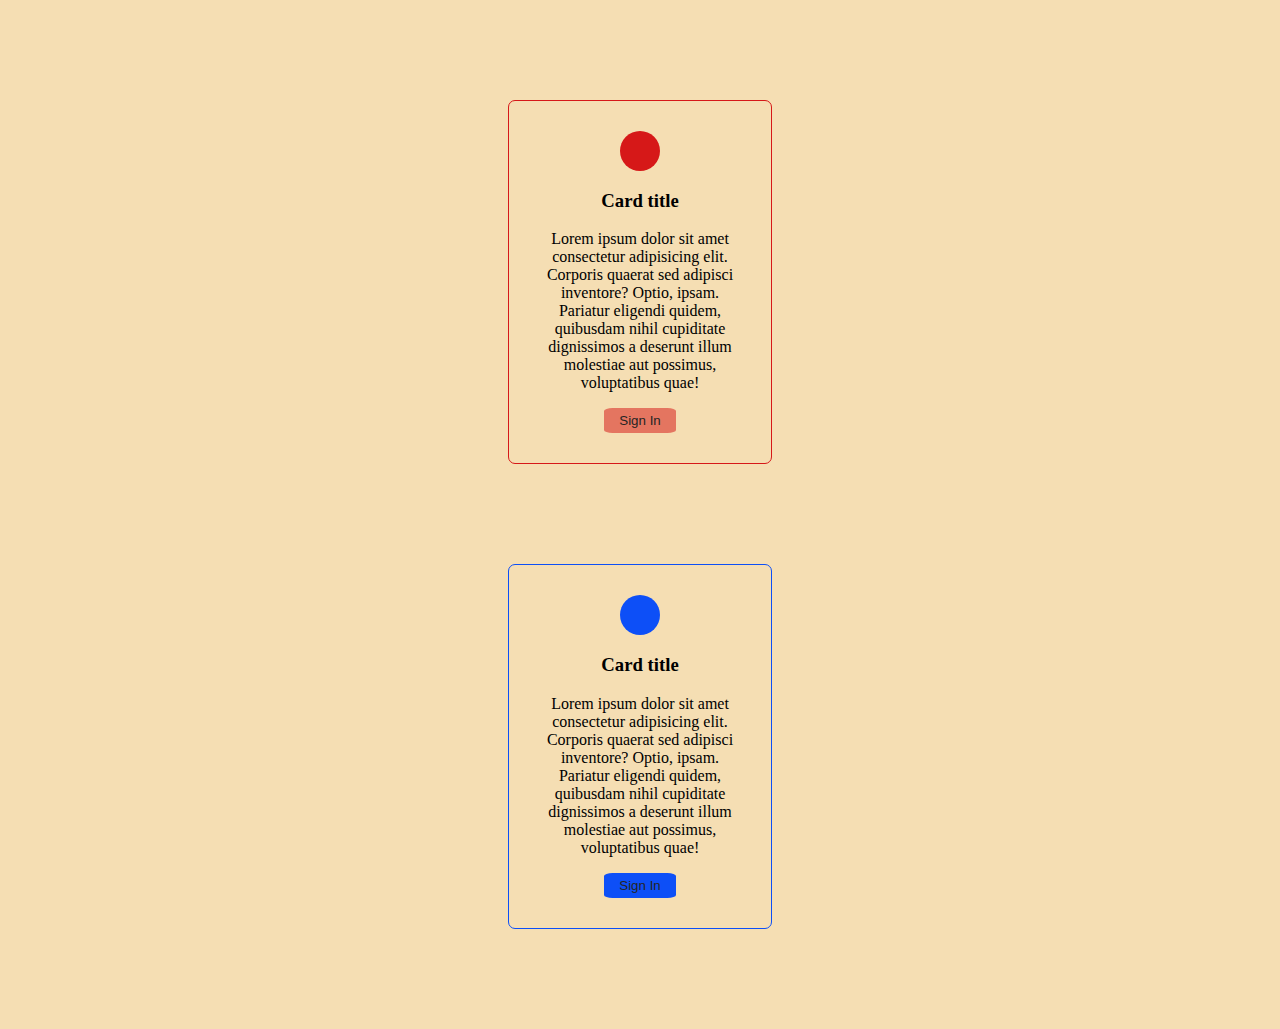
<file: Box-model/index.html>
<!DOCTYPE html>
<html lang="en">
  <head>
    <meta charset="UTF-8" />
    <meta http-equiv="X-UA-Compatible" content="IE=edge" />
    <meta name="viewport" content="width=device-width, initial-scale=1.0" />
    <title>Css box model aufgaben</title>
    <link rel="stylesheet" type="text/css" href="./style.css" />
  </head>
  <body>
    <div class="card-box">
      <div id="circle"></div>
      <h3>Card title</h3>
      <p>
        Lorem ipsum dolor sit amet consectetur adipisicing elit. Corporis
        quaerat sed adipisci inventore? Optio, ipsam. Pariatur eligendi quidem,
        quibusdam nihil cupiditate dignissimos a deserunt illum molestiae aut
        possimus, voluptatibus quae!
      </p>
      <button
        style="
          color: rgb(37, 36, 36);
          background-color: rgba(214, 24, 24, 0.533);
          border-radius: 12%;
          border: none;
          padding: 5px 15px;
          cursor: pointer;
        "
      >
        Sign In
      </button>
    </div>
    <div class="card-box" style="border: 1px solid rgb(13, 79, 247)">
      <div id="circle2"></div>
      <h3>Card title</h3>
      <p>
        Lorem ipsum dolor sit amet consectetur adipisicing elit. Corporis
        quaerat sed adipisci inventore? Optio, ipsam. Pariatur eligendi quidem,
        quibusdam nihil cupiditate dignissimos a deserunt illum molestiae aut
        possimus, voluptatibus quae!
      </p>
      <button
        style="
          color: rgb(37, 36, 36);
          background-color: rgb(13, 79, 247);
          border-radius: 12%;
          border: none;
          padding: 5px 15px;
          cursor: pointer;
        "
      >
        Sign In
      </button>
    </div>
  </body>
</html>
</file>
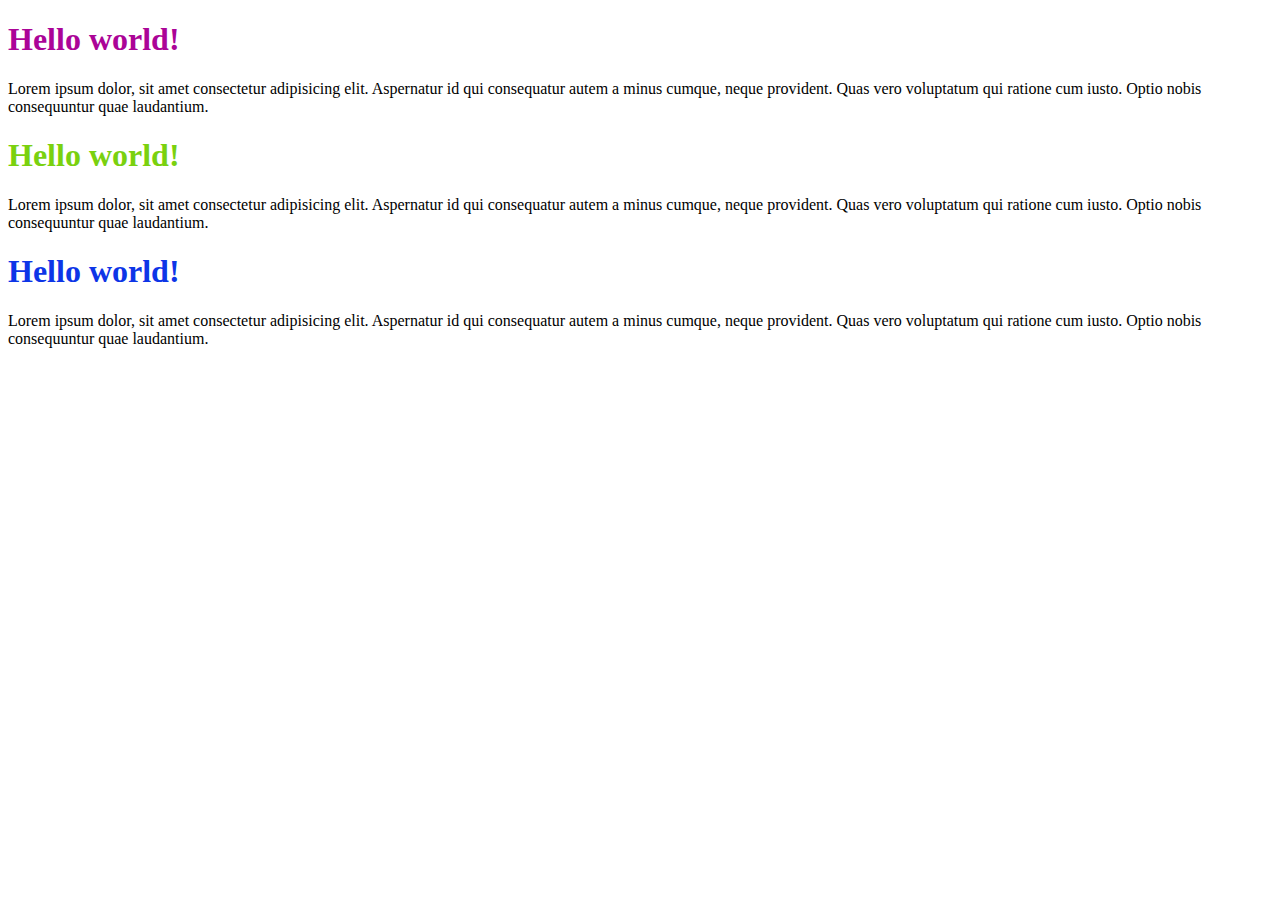
<file: CSS Variables/index.html>
<!DOCTYPE html>
<html lang="en">
  <head>
    <meta charset="UTF-8" />
    <meta http-equiv="X-UA-Compatible" content="IE=edge" />
    <meta name="viewport" content="width=device-width, initial-scale=1.0" />
    <title>CSS Variables</title>
    <link type="text/css" rel="stylesheet" href="./style.css" />
  </head>
  <body>
    <div class="p1">
      <h1>Hello world!</h1>
      <p>
        Lorem ipsum dolor, sit amet consectetur adipisicing elit. Aspernatur id
        qui consequatur autem a minus cumque, neque provident. Quas vero
        voluptatum qui ratione cum iusto. Optio nobis consequuntur quae
        laudantium.
      </p>
    </div>
    <div class="p2">
      <h1>Hello world!</h1>
      <p>
        Lorem ipsum dolor, sit amet consectetur adipisicing elit. Aspernatur id
        qui consequatur autem a minus cumque, neque provident. Quas vero
        voluptatum qui ratione cum iusto. Optio nobis consequuntur quae
        laudantium.
      </p>
    </div>
    <div class="p3">
      <h1>Hello world!</h1>
      <p>
        Lorem ipsum dolor, sit amet consectetur adipisicing elit. Aspernatur id
        qui consequatur autem a minus cumque, neque provident. Quas vero
        voluptatum qui ratione cum iusto. Optio nobis consequuntur quae
        laudantium.
      </p>
    </div>
  </body>
</html>
</file>
<file: Box-model/style.css>
body {
  background-color: wheat;
}
.card-box {
  text-align: center;
  border: 1px solid rgb(214, 24, 24);
  margin: 100px 500px;
  border-radius: 7px;
  padding: 30px;
}
#circle {
  margin: auto;
  background: rgb(214, 24, 24) !important;
  height: 40px;
  width: 40px;
  border-radius: 50%;
}
#circle2 {
  margin: auto;
  background: rgb(13, 79, 247) !important;
  height: 40px;
  width: 40px;
  border-radius: 50%;
}
</file>
<file: CSS Variables/style.css>
:root {
  --primaryColor: rgb(171, 4, 151);
  --greenColor: rgb(122, 209, 15);
  --blueColor: rgb(13, 53, 231);
  --transition: all 3s;
  --letterSpace: 5px;
}

.p1 h1 {
  color: var(--primaryColor);
}
.p2 h1 {
  color: var(--greenColor);
}
.p3 h1 {
  color: var(--blueColor);
}

.p1:hover {
  letter-spacing: var(--letterSpace);
  transition: var(--transition);
  max-width: 70vw;
}

.p2:hover {
  background: linear-gradient(to right, var(--primaryColor), white);
  letter-spacing: var(--letterSpace);
  transition: var(--transition);
}
.p3:hover {
  animation: noneSee 3s;
}

@keyframes noneSee {
  0% {
    opacity: 1;
  }
  /* 10% {
    opacity: 0.9;
  }
  20% {
    opacity: 0.8;
  }
  30% {
    opacity: 0.7;
  }
  40% {
    opacity: 0.6;
  } */
  50% {
    opacity: 0.5;
  }
  /* 60% {
    opacity: 0.6;
  }
  70% {
    opacity: 0.7;
  }
  80% {
    opacity: 0.8;
  }
  90% {
    opacity: 0.1;
  } */
  100% {
    opacity: 0;
  }
}
</file>
